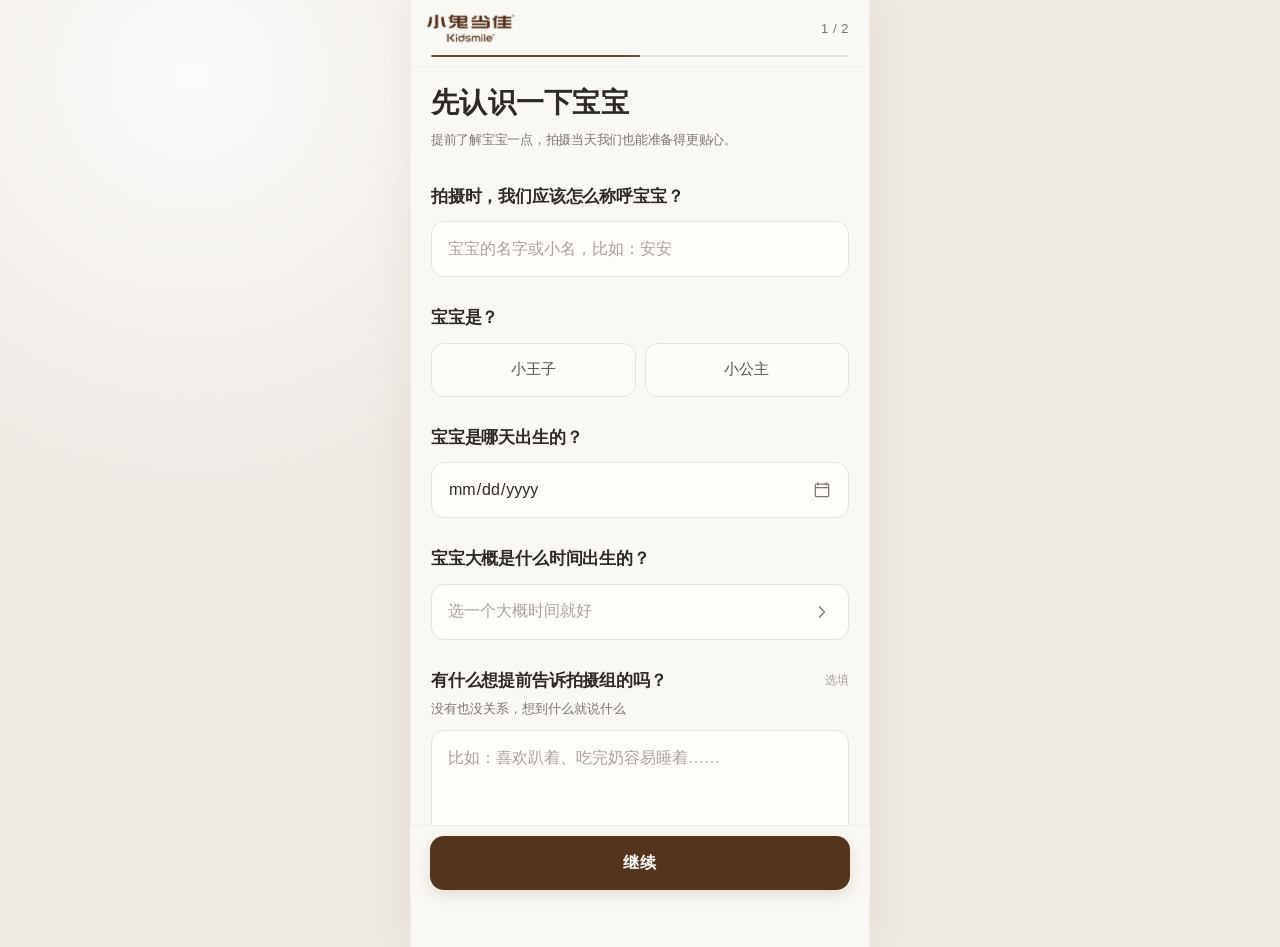
<file: baby-profile/index.html>
<!doctype html>
<html lang="zh-CN">
  <head>
    <meta charset="UTF-8" />
    <meta name="viewport" content="width=device-width, initial-scale=1, viewport-fit=cover" />
    <meta name="theme-color" content="#faf8f4" />
    <meta name="format-detection" content="telephone=no" />
    <meta name="description" content="拍摄前，先了解宝宝一点，让拍摄当天的准备更贴心。" />
    <meta property="og:type" content="website" />
    <meta property="og:title" content="Kids Smile · 先认识一下宝宝" />
    <meta property="og:description" content="拍摄前，先了解宝宝一点，让拍摄当天的准备更贴心。" />
    <meta property="og:url" content="https://maqzzzz.github.io/turingart-pickup-prototype/baby-profile/" />
    <meta property="og:image" content="https://maqzzzz.github.io/turingart-pickup-prototype/baby-profile/og.jpg" />
    <meta name="twitter:card" content="summary_large_image" />
    <meta name="twitter:title" content="Kids Smile · 先认识一下宝宝" />
    <meta name="twitter:description" content="拍摄前，先了解宝宝一点，让拍摄当天的准备更贴心。" />
    <meta name="twitter:image" content="https://maqzzzz.github.io/turingart-pickup-prototype/baby-profile/og.jpg" />
    <title>Kids Smile · 先认识一下宝宝</title>
    <link rel="stylesheet" href="./styles.css?v=20260906-copy-1" />
  </head>
  <body>
    <main class="phone-shell" id="app">
      <header class="app-header" id="appHeader">
        <div class="brand-row">
          <div class="brand-lockup">
            <button class="back-button" id="backButton" type="button" aria-label="返回上一步">
              <svg viewBox="0 0 24 24" aria-hidden="true">
                <path d="m14.5 5-7 7 7 7" />
              </svg>
            </button>
            <img class="brand-logo" id="brandLogo" src="./assets/kids-smile-logo.svg" alt="Kids Smile" />
          </div>
          <span class="header-context" id="headerContext" aria-hidden="true"></span>
          <span class="step-count" id="stepCount" aria-live="polite">1 / 2</span>
        </div>
        <div class="progress-track" id="progressTrack" aria-hidden="true">
          <span class="progress-value" id="progressValue"></span>
        </div>
      </header>

      <div class="stage" id="stage">
        <section class="step-panel is-active" id="stepOne" data-step="1" aria-labelledby="stepOneTitle">
          <div class="intro-block">
            <h1 id="stepOneTitle">先认识一下宝宝</h1>
            <p class="intro-copy">提前了解宝宝一点，拍摄当天我们也能准备得更贴心。</p>
          </div>

          <form class="questions" id="stepOneForm" novalidate>
            <section class="question" id="nameQuestion">
              <label class="question-title" id="nameQuestionTitle" for="babyName">拍摄时，我们应该怎么称呼宝宝？</label>
              <div class="field-shell">
                <input
                  id="babyName"
                  name="babyName"
                  type="text"
                  maxlength="20"
                  autocomplete="name"
                  placeholder="宝宝的名字或小名，比如：安安"
                  enterkeyhint="next"
                />
              </div>
              <p class="field-error" id="babyNameError" role="alert"></p>
            </section>

            <section class="question" id="genderQuestion">
              <span class="question-title" id="genderQuestionTitle">宝宝是？</span>
              <div class="gender-options" role="radiogroup" aria-label="宝宝性别">
                <button type="button" role="radio" aria-checked="false" data-gender="boy">
                  小王子
                </button>
                <button type="button" role="radio" aria-checked="false" data-gender="girl">
                  小公主
                </button>
              </div>
              <p class="field-error" id="babyGenderError" role="alert"></p>
            </section>

            <section class="question" id="dateQuestion">
              <label class="question-title" id="birthDateQuestionTitle" for="birthDate">宝宝是哪天出生的？</label>
              <div class="field-shell date-shell">
                <input id="birthDate" name="birthDate" type="date" />
                <svg viewBox="0 0 24 24" aria-hidden="true">
                  <path d="M7 3v3M17 3v3M4.5 9h15M5 5h14a1 1 0 0 1 1 1v13a1 1 0 0 1-1 1H5a1 1 0 0 1-1-1V6a1 1 0 0 1 1-1Z" />
                </svg>
              </div>
              <p class="days-note" id="daysNote" aria-live="polite"></p>
              <p class="field-error" id="birthDateError" role="alert"></p>
            </section>

            <section class="question" id="timeQuestion">
              <span class="question-title" id="birthTimeQuestionTitle">宝宝大概是什么时间出生的？</span>
              <button class="field-shell select-trigger" id="timeTrigger" type="button" aria-haspopup="dialog">
                <span id="timeValue">选一个大概时间就好</span>
                <svg viewBox="0 0 24 24" aria-hidden="true">
                  <path d="m9 6 6 6-6 6" />
                </svg>
              </button>
              <p class="field-error" id="birthTimeError" role="alert"></p>
            </section>

            <section class="question">
              <div class="question-heading-row">
                <label class="question-title" for="photographerNotes">有什么想提前告诉拍摄组的吗？</label>
                <span>选填</span>
              </div>
              <p class="question-help">没有也没关系，想到什么就说什么</p>
              <div class="field-shell textarea-shell">
                <textarea
                  id="photographerNotes"
                  name="photographerNotes"
                  rows="3"
                  maxlength="120"
                  placeholder="比如：喜欢趴着、吃完奶容易睡着……"
                ></textarea>
              </div>
            </section>
          </form>
        </section>

        <section class="step-panel" id="stepTwo" data-step="2" aria-labelledby="stepTwoTitle" hidden>
          <div class="intro-block">
            <h1 id="stepTwoTitle">关于宝宝的成长</h1>
            <p class="intro-copy">有些现在想说的话，以后再回来看，也许会很珍贵</p>
          </div>

          <form class="questions" id="stepTwoForm" novalidate>
            <section class="question">
              <div class="question-heading-row align-start">
                <label class="question-title message-question-title" id="messageQuestionTitle" for="messageToBaby">如果现在想对宝宝说一句话，你会说什么？</label>
              </div>
              <p class="question-help">不用想得很正式，一句话就好。</p>
              <div class="field-shell textarea-shell compact">
                <textarea
                  id="messageToBaby"
                  name="messageToBaby"
                  rows="2"
                  maxlength="80"
                  placeholder="比如：希望你一直健康快乐地长大"
                ></textarea>
              </div>
              <div class="inspiration-row" aria-label="一句话灵感">
                <button type="button" data-message="希望你一直健康快乐地长大">健康快乐</button>
                <button type="button" data-message="愿你做自己就好，自在地长大">做自己就好</button>
                <button type="button" data-message="愿你永远知道，自己一直被爱着">永远被爱</button>
                <button class="skip-message" id="skipMessage" type="button">先不写</button>
              </div>
            </section>

            <section class="question" id="feelingsQuestion">
              <span class="question-title" id="feelingsQuestionTitle">以后宝宝再看到这些照片，你最希望 TA 感受到什么？</span>
              <p class="question-help">可以多选</p>
              <div class="choice-grid" id="feelingsGrid" role="group" aria-label="照片感受，多选">
                <button type="button" data-feeling="我一出生就被认真爱着">我一出生就被认真爱着</button>
                <button type="button" data-feeling="爸爸妈妈很期待我的到来">爸爸妈妈很期待我的到来</button>
                <button type="button" data-feeling="我的家人都很爱我">我的家人都很爱我</button>
                <button type="button" data-feeling="我小时候原来这么小">我小时候原来这么小</button>
                <button type="button" data-feeling="我的到来，让家里多了很多快乐">我的到来，让家里多了很多快乐</button>
                <button type="button" data-feeling="我是带着祝福来到这个世界的">我是带着祝福来到这个世界的</button>
                <button type="button" data-feeling="我拥有一个温暖的开始">我拥有一个温暖的开始</button>
                <button type="button" data-feeling="其他感受" aria-controls="customFeelingWrap">其他感受</button>
              </div>
              <div class="field-shell custom-feeling" id="customFeelingWrap" hidden>
                <input id="customFeeling" type="text" maxlength="30" placeholder="写下你想到的感受" />
              </div>
            </section>

            <section class="question growth-question" id="growthQuestion">
              <span class="question-title" id="growthQuestionTitle">你有想过怎么记录宝宝接下来的成长变化吗？</span>
              <p class="question-help">宝宝长得很快，每个阶段都值得好好记录下来</p>
              <div class="planning-options" id="planningOptions" role="radiogroup" aria-label="成长记录想法">
                <button type="button" role="radio" aria-checked="false" data-planning="planned">
                  <span class="radio-dot" aria-hidden="true"></span>
                  <span><strong>已经想好几个想记录的阶段了</strong><small>比如满月、百天、周岁……</small></span>
                </button>
                <button type="button" role="radio" aria-checked="false" data-planning="thinking">
                  <span class="radio-dot" aria-hidden="true"></span>
                  <span><strong>有一些想法，还没具体想好</strong><small>想慢慢陪着宝宝记录下来</small></span>
                </button>
                <button type="button" role="radio" aria-checked="false" data-planning="not-yet">
                  <span class="radio-dot" aria-hidden="true"></span>
                  <span><strong>还没特别想过</strong><small>以后慢慢想也可以</small></span>
                </button>
              </div>
              <p class="field-error" id="growthPlanningError" role="alert"></p>
            </section>
          </form>
        </section>

        <section class="step-panel completion-panel" id="completion" data-step="3" aria-labelledby="completionTitle" hidden>
          <div class="completion-hero">
            <div class="success-mark" aria-hidden="true">
              <svg viewBox="0 0 32 32"><path d="m8 16.5 5.2 5.2L24.5 10" /></svg>
            </div>
            <h1 id="completionTitle">我们已经更了解宝宝一点啦</h1>
            <p>谢谢你花了一点时间，告诉我们这些关于宝宝的小事。</p>
            <p>拍摄组也会提前看到这些信息，为这次拍摄做好准备。</p>
          </div>

          <section class="summary-card" aria-label="填写摘要">
            <div class="summary-person">
              <strong id="summaryName">宝宝</strong>
              <span id="summaryAge"></span>
            </div>
            <div class="summary-divider"></div>
            <div class="summary-item" id="summaryFeelingWrap">
              <span>希望未来看到照片时感受到</span>
              <strong id="summaryFeelings">—</strong>
            </div>
            <div class="summary-item">
              <span>成长记录</span>
              <strong id="summaryPlanning">—</strong>
            </div>
          </section>

          <footer class="completion-brand">
            <img id="completionLogo" src="./assets/kids-smile-logo.svg" alt="Kids Smile" />
            <span id="brandSlogan">记录每一次长大</span>
            <button id="resetDemo" type="button">重新填写</button>
          </footer>
        </section>
      </div>

      <footer class="bottom-bar" id="bottomBar">
        <button class="primary-button" id="primaryButton" type="button">继续</button>
      </footer>

      <div class="toast" id="toast" role="status" aria-live="polite"></div>
    </main>

    <div class="sheet-layer" id="timeSheet" aria-hidden="true">
      <button class="sheet-backdrop" id="sheetBackdrop" type="button" aria-label="关闭时间选择"></button>
      <section class="bottom-sheet" role="dialog" aria-modal="true" aria-labelledby="timeSheetTitle">
        <header class="sheet-header">
          <button id="cancelTime" type="button">取消</button>
          <strong id="timeSheetTitle">出生时间</strong>
          <button id="confirmTime" type="button">完成</button>
        </header>
        <div class="picker-shell">
          <div class="picker-fade top" aria-hidden="true"></div>
          <div class="picker-highlight" aria-hidden="true"></div>
          <div class="picker-fade bottom" aria-hidden="true"></div>
          <div class="picker-options" id="timePicker" role="listbox" tabindex="0" aria-label="出生时间段"></div>
        </div>
      </section>
    </div>

    <script src="./app.js?v=20260906-copy-1"></script>
  </body>
</html>
</file>
<file: baby-profile/styles.css>
:root {
  --brand: #6a4f3d;
  --brand-deep: #53341d;
  --brand-soft: #f1e9e2;
  --paper: #faf8f4;
  --paper-strong: #fffdfa;
  --ink: #2f2925;
  --muted: #7d756f;
  --muted-light: #aaa19a;
  --line: #e8e1da;
  --danger: #a95d4c;
  --safe-bottom: env(safe-area-inset-bottom, 0px);
  --keyboard-offset: 0px;
  --radius: 16px;
  color-scheme: light;
  font-family: -apple-system, BlinkMacSystemFont, "SF Pro Text", "PingFang SC", "Hiragino Sans GB", "Microsoft YaHei", sans-serif;
}

* {
  box-sizing: border-box;
}

[hidden] {
  display: none !important;
}

html {
  min-height: 100%;
  background: #eee9e3;
}

body {
  min-height: 100%;
  margin: 0;
  color: var(--ink);
  background:
    radial-gradient(circle at 15% 8%, rgba(255, 255, 255, 0.82), transparent 31%),
    #eee9e3;
  -webkit-font-smoothing: antialiased;
  -webkit-tap-highlight-color: transparent;
}

button,
input,
textarea {
  font: inherit;
}

button {
  color: inherit;
}

button,
input,
textarea {
  touch-action: manipulation;
}

.phone-shell {
  position: relative;
  width: min(100%, 460px);
  min-height: 100dvh;
  margin: 0 auto;
  overflow-x: clip;
  background: var(--paper);
  box-shadow: 0 0 44px rgba(83, 52, 29, 0.065);
}

.app-header {
  position: sticky;
  top: 0;
  z-index: 20;
  padding: calc(9px + env(safe-area-inset-top, 0px)) 20px 9px;
  border-bottom: 1px solid rgba(106, 79, 61, 0.055);
  background: rgba(250, 248, 244, 0.92);
  backdrop-filter: blur(18px) saturate(1.08);
  -webkit-backdrop-filter: blur(18px) saturate(1.08);
}

.brand-row {
  position: relative;
  display: flex;
  min-height: 38px;
  align-items: center;
  justify-content: space-between;
  gap: 10px;
}

.brand-lockup {
  display: flex;
  min-width: 0;
  align-items: center;
  gap: 5px;
}

.brand-logo {
  display: block;
  width: 91px;
  height: 34px;
  object-fit: contain;
  object-position: left center;
  mix-blend-mode: multiply;
  transition: width 180ms ease, opacity 150ms ease;
}

.back-button {
  display: grid;
  width: 0;
  height: 38px;
  margin-left: -9px;
  padding: 0;
  place-items: center;
  overflow: hidden;
  border: 0;
  opacity: 0;
  background: transparent;
  pointer-events: none;
  transition: width 180ms ease, opacity 180ms ease;
}

.back-button.is-visible {
  width: 38px;
  opacity: 1;
  pointer-events: auto;
}

.back-button svg {
  width: 22px;
  fill: none;
  stroke: currentColor;
  stroke-linecap: round;
  stroke-linejoin: round;
  stroke-width: 1.7;
}

.step-count {
  flex: none;
  color: var(--muted);
  font-size: 13px;
  font-variant-numeric: tabular-nums;
  letter-spacing: 0.04em;
}

.header-context {
  position: absolute;
  left: 50%;
  width: max-content;
  max-width: calc(100% - 132px);
  min-width: 0;
  overflow: hidden;
  color: var(--ink);
  font-family: "Songti SC", STSong, serif;
  font-size: 16.5px;
  font-weight: 600;
  letter-spacing: 0;
  line-height: 1.2;
  opacity: 0;
  text-align: center;
  text-overflow: ellipsis;
  transform: translate(-50%, 2px);
  transition: opacity 180ms ease, transform 180ms ease, visibility 180ms;
  visibility: hidden;
  white-space: nowrap;
}

.header-context.is-visible {
  opacity: 1;
  transform: translate(-50%, 0);
  visibility: visible;
}

.progress-track {
  height: 2px;
  margin-top: 8px;
  overflow: hidden;
  border-radius: 999px;
  background: #e8e1da;
}

.progress-value {
  display: block;
  width: 50%;
  height: 100%;
  border-radius: inherit;
  background: var(--brand);
  transition: width 360ms cubic-bezier(.22, .8, .25, 1);
}

.stage {
  position: relative;
  min-height: calc(100dvh - 62px);
}

.step-panel {
  width: 100%;
  padding: 24px 20px calc(108px + var(--safe-bottom));
  opacity: 0;
  transform: translateX(14px);
}

.step-panel.is-active {
  opacity: 1;
  transform: translateX(0);
  animation: panel-in 300ms cubic-bezier(.22, .8, .25, 1) both;
}

.step-panel.from-back {
  animation-name: panel-in-back;
}

.intro-block {
  margin-bottom: 39px;
}

#stepOne {
  padding-top: 18px;
}

#stepOne .intro-block {
  margin-bottom: 33px;
}

#stepOne .intro-block > p:last-child {
  max-width: none;
  margin-top: 0;
  line-height: 1.65;
}

#stepTwo .intro-block {
  margin-bottom: 33px;
}

#stepTwo .intro-block > p:last-child {
  margin-top: 0;
  line-height: 1.65;
}

#stepOne .questions {
  gap: 28px;
}

#stepTwo .questions {
  gap: 35px;
}

.eyebrow {
  margin: 0 0 8px;
  color: var(--brand-deep);
  font-size: 12px;
  font-weight: 600;
  letter-spacing: 0.13em;
}

.intro-block h1 {
  margin: 0 0 8px;
  font-family: "Songti SC", STSong, serif;
  font-size: clamp(25px, 7vw, 28px);
  font-weight: 600;
  letter-spacing: 0.01em;
  line-height: 1.3;
}

.intro-block > p:last-child {
  margin: 0;
  color: var(--muted);
  font-size: clamp(11px, 3.2vw, 13px);
  letter-spacing: -0.02em;
  line-height: 1.7;
  white-space: nowrap;
}

.questions {
  display: grid;
  gap: 41px;
}

.question {
  min-width: 0;
  scroll-margin-top: 76px;
}

.question-title {
  display: block;
  margin: 0 0 12px;
  font-size: 17px;
  font-weight: 600;
  letter-spacing: -0.01em;
  line-height: 1.5;
  text-wrap: pretty;
}

.message-question-title {
  font-size: clamp(15px, 4.27vw, 16px);
  letter-spacing: -0.02em;
}

.question-heading-row {
  display: flex;
  align-items: center;
  justify-content: space-between;
  gap: 12px;
}

.question-heading-row.align-start {
  align-items: flex-start;
}

.question-heading-row .question-title {
  margin-bottom: 0;
}

.question-heading-row > span {
  flex: none;
  color: var(--muted-light);
  font-size: 12px;
}

.question-help,
.field-hint {
  margin: 0 0 11px;
  color: var(--muted);
  font-size: 13px;
  line-height: 1.55;
}

.question > .question-title + .question-help {
  margin-top: -6px;
}

.question-heading-row + .question-help {
  margin-top: 6px;
}

.field-shell {
  position: relative;
  display: flex;
  min-height: 56px;
  align-items: center;
  overflow: hidden;
  border: 1px solid var(--line);
  border-radius: 13px;
  background: rgba(255, 253, 250, 0.9);
  transition: border-color 160ms ease, box-shadow 160ms ease, background 160ms ease;
}

.field-shell:focus-within,
.select-trigger:focus-visible {
  border-color: var(--brand);
  background: var(--paper-strong);
  box-shadow: 0 0 0 3px color-mix(in srgb, var(--brand) 12%, transparent);
  outline: none;
}

.field-shell input,
.field-shell textarea {
  width: 100%;
  min-width: 0;
  border: 0;
  outline: 0;
  color: var(--ink);
  background: transparent;
  font-size: 16px;
}

.field-shell input {
  min-height: 54px;
  padding: 0 16px;
}

.field-shell textarea {
  min-height: 101px;
  padding: 14px 16px;
  resize: none;
  line-height: 1.65;
}

.textarea-shell.compact textarea {
  min-height: 84px;
}

::placeholder {
  color: var(--muted-light);
  opacity: 1;
}

.date-shell input {
  padding-right: 48px;
  color: var(--ink);
  appearance: none;
  -webkit-appearance: none;
}

.date-shell input::-webkit-calendar-picker-indicator {
  position: absolute;
  inset: 0;
  width: 100%;
  height: 100%;
  cursor: pointer;
  opacity: 0;
}

.date-shell > svg,
.select-trigger svg {
  position: absolute;
  right: 16px;
  width: 20px;
  fill: none;
  stroke: var(--muted);
  stroke-linecap: round;
  stroke-linejoin: round;
  stroke-width: 1.5;
  pointer-events: none;
}

.days-note {
  display: none;
  margin: 11px 0 0;
  color: var(--brand);
  font-family: "Songti SC", STSong, serif;
  font-size: 14px;
  line-height: 1.6;
}

.days-note.is-visible {
  display: block;
  animation: fade-up 220ms ease both;
}

.select-trigger {
  width: 100%;
  padding: 0 48px 0 16px;
  color: var(--muted-light);
  text-align: left;
  cursor: pointer;
}

.select-trigger.has-value {
  color: var(--ink);
}

.field-error {
  min-height: 0;
  margin: 0;
  color: var(--danger);
  font-size: 13px;
  line-height: 1.5;
}

.field-error:not(:empty) {
  margin-top: 8px;
  animation: fade-up 180ms ease both;
}

.gender-options {
  display: grid;
  grid-template-columns: 1fr 1fr;
  gap: 9px;
}

.gender-options button {
  display: flex;
  min-height: 54px;
  align-items: center;
  justify-content: center;
  gap: 8px;
  border: 1px solid var(--line);
  border-radius: 13px;
  color: #554d47;
  background: rgba(255, 253, 250, 0.78);
  font-size: 15px;
  cursor: pointer;
  transition: border-color 150ms ease, background 150ms ease, transform 100ms ease;
}

.gender-options button span {
  color: var(--muted);
  font-family: Arial, sans-serif;
  font-size: 16px;
}

.gender-options button.is-selected {
  border-color: var(--brand);
  color: var(--brand-deep);
  background: var(--brand-soft);
}

.gender-options button.is-selected span {
  color: var(--brand-deep);
}

.gender-options button:active {
  transform: scale(0.99);
}

.question.has-error .field-shell,
.question.has-error .planning-options {
  border-color: color-mix(in srgb, var(--danger) 60%, var(--line));
}

.inspiration-row {
  display: flex;
  flex-wrap: wrap;
  gap: 8px;
  margin-top: 12px;
}

.inspiration-row button {
  min-height: 36px;
  padding: 7px 12px;
  border: 1px solid var(--line);
  border-radius: 999px;
  color: #695e57;
  background: rgba(255, 253, 250, 0.72);
  font-size: 13px;
  cursor: pointer;
}

.inspiration-row .skip-message {
  border-color: transparent;
  color: var(--muted-light);
  background: transparent;
}

.inspiration-row button:active {
  transform: scale(0.98);
}

.choice-grid {
  display: flex;
  flex-wrap: wrap;
  align-items: flex-start;
  gap: 8px;
}

.choice-grid button {
  width: auto;
  max-width: 100%;
  min-height: 38px;
  padding: 6px 11px;
  border: 1px solid var(--line);
  border-radius: 12px;
  color: #554d47;
  background: rgba(255, 253, 250, 0.78);
  font-size: 13px;
  line-height: 1.35;
  text-align: center;
  white-space: nowrap;
  cursor: pointer;
  transition: border-color 150ms ease, background 150ms ease, transform 100ms ease;
}

.choice-grid button.is-selected,
.planning-options button.is-selected {
  border-color: var(--brand);
  color: var(--brand-deep);
  background: var(--brand-soft);
}

.choice-grid button:active,
.planning-options button:active {
  transform: scale(0.99);
}

.choice-grid button.is-dimmed {
  opacity: 1;
}

.gender-options button:focus-visible,
.choice-grid button:focus-visible,
.planning-options button:focus-visible,
.inspiration-row button:focus-visible {
  outline: 3px solid color-mix(in srgb, var(--brand) 18%, transparent);
  outline-offset: 1px;
}

.custom-feeling {
  margin-top: 10px;
}

.planning-options {
  display: grid;
  gap: 9px;
}

.planning-options button {
  display: grid;
  min-height: 74px;
  grid-template-columns: 20px minmax(0, 1fr);
  align-items: center;
  gap: 11px;
  padding: 13px 14px;
  border: 1px solid var(--line);
  border-radius: 14px;
  background: rgba(255, 253, 250, 0.78);
  text-align: left;
  cursor: pointer;
  transition: border-color 150ms ease, background 150ms ease, transform 100ms ease;
}

.planning-options strong,
.planning-options small {
  display: block;
}

.planning-options strong {
  font-size: 14px;
  font-weight: 600;
  line-height: 1.45;
}

.planning-options small {
  margin-top: 3px;
  color: var(--muted);
  font-size: 12px;
  line-height: 1.45;
}

.radio-dot {
  position: relative;
  display: block;
  width: 18px;
  height: 18px;
  border: 1.5px solid #b9aea6;
  border-radius: 50%;
  background: var(--paper-strong);
}

.is-selected .radio-dot {
  border-color: var(--brand);
}

.is-selected .radio-dot::after {
  position: absolute;
  inset: 4px;
  border-radius: 50%;
  background: var(--brand);
  content: "";
}

.growth-context {
  margin: -3px 0 14px;
  padding-left: 12px;
  border-left: 2px solid color-mix(in srgb, var(--brand) 55%, transparent);
  color: #6f7269;
  font-size: 13px;
  line-height: 1.7;
}

.bottom-bar {
  position: fixed;
  z-index: 30;
  right: 0;
  bottom: var(--keyboard-offset);
  left: 50%;
  width: min(100%, 460px);
  padding: 10px 20px calc(10px + var(--safe-bottom));
  border-top: 1px solid rgba(106, 79, 61, 0.07);
  background: rgba(250, 248, 244, 0.93);
  backdrop-filter: blur(18px) saturate(1.08);
  -webkit-backdrop-filter: blur(18px) saturate(1.08);
  transform: translateX(-50%);
}

.primary-button {
  width: 100%;
  min-height: 54px;
  border: 0;
  border-radius: 14px;
  color: #fff;
  background: var(--brand-deep);
  box-shadow: 0 5px 15px color-mix(in srgb, var(--brand-deep) 15%, transparent);
  font-size: 16px;
  font-weight: 600;
  letter-spacing: 0.04em;
  cursor: pointer;
  transition: transform 100ms ease, opacity 160ms ease, background 160ms ease;
}

.primary-button:active {
  transform: scale(0.99);
}

.primary-button:disabled {
  box-shadow: none;
  cursor: default;
  opacity: 0.62;
}

.sheet-layer {
  position: fixed;
  z-index: 100;
  inset: 0;
  display: flex;
  visibility: hidden;
  align-items: flex-end;
  justify-content: center;
  opacity: 0;
  transition: visibility 250ms, opacity 250ms ease;
}

.sheet-layer.is-open {
  visibility: visible;
  opacity: 1;
}

.sheet-backdrop {
  position: absolute;
  inset: 0;
  width: 100%;
  border: 0;
  background: rgba(27, 26, 23, 0.34);
  cursor: pointer;
}

.bottom-sheet {
  position: relative;
  width: min(100%, 460px);
  padding-bottom: calc(14px + var(--safe-bottom));
  border-radius: 22px 22px 0 0;
  background: #fbf9f5;
  box-shadow: 0 -18px 55px rgba(31, 28, 23, 0.17);
  transform: translateY(102%);
  transition: transform 320ms cubic-bezier(.24, .8, .25, 1);
}

.sheet-layer.is-open .bottom-sheet {
  transform: translateY(0);
}

.bottom-sheet::before {
  display: block;
  width: 34px;
  height: 4px;
  margin: 8px auto 2px;
  border-radius: 999px;
  background: #d5d1ca;
  content: "";
}

.sheet-header {
  display: grid;
  min-height: 50px;
  grid-template-columns: 70px 1fr 70px;
  align-items: center;
  padding: 0 10px;
  border-bottom: 1px solid #ebe6de;
}

.sheet-header strong {
  font-size: 15px;
  text-align: center;
}

.sheet-header button {
  min-height: 44px;
  border: 0;
  color: var(--muted);
  background: transparent;
  font-size: 15px;
  cursor: pointer;
}

.sheet-header button:first-child {
  text-align: left;
}

.sheet-header button:last-child {
  color: var(--brand-deep);
  font-weight: 600;
  text-align: right;
}

.picker-shell {
  position: relative;
  height: 244px;
  overflow: hidden;
}

.picker-options {
  position: absolute;
  z-index: 2;
  inset: 0;
  overflow-y: auto;
  padding: 97px 0;
  outline: none;
  overscroll-behavior: contain;
  scrollbar-width: none;
  scroll-snap-type: y mandatory;
  -webkit-overflow-scrolling: touch;
}

.picker-options::-webkit-scrollbar {
  display: none;
}

.picker-option {
  display: flex;
  height: 50px;
  align-items: center;
  justify-content: center;
  border: 0;
  color: #8e8b84;
  background: transparent;
  font-size: 18px;
  font-variant-numeric: tabular-nums;
  letter-spacing: 0.02em;
  scroll-snap-align: center;
  cursor: pointer;
  transition: color 120ms ease, font-size 120ms ease, opacity 120ms ease;
}

.picker-option > span {
  width: 136px;
  text-align: left;
}

.picker-option.is-selected {
  color: var(--ink);
  font-size: 20px;
  font-weight: 500;
}

.picker-highlight {
  position: absolute;
  z-index: 1;
  top: 97px;
  right: 20px;
  left: 20px;
  height: 50px;
  border-top: 1px solid #ddd8cf;
  border-bottom: 1px solid #ddd8cf;
  border-radius: 8px;
  background: rgba(233, 230, 223, 0.52);
}

.picker-fade {
  position: absolute;
  z-index: 3;
  right: 0;
  left: 0;
  height: 83px;
  pointer-events: none;
}

.picker-fade.top {
  top: 0;
  background: linear-gradient(#fbf9f5 15%, rgba(251, 249, 245, 0));
}

.picker-fade.bottom {
  bottom: 0;
  background: linear-gradient(rgba(251, 249, 245, 0), #fbf9f5 85%);
}

.sheet-help {
  margin: -1px 0 0;
  color: var(--muted-light);
  font-size: 12px;
  text-align: center;
}

body.sheet-open {
  overflow: hidden;
}

.completion-panel {
  display: flex;
  min-height: calc(100dvh - 62px);
  flex-direction: column;
  padding-top: 44px;
}

.completion-hero {
  text-align: center;
}

.success-mark {
  display: grid;
  width: 60px;
  height: 60px;
  margin: 0 auto 23px;
  place-items: center;
  border-radius: 50%;
  color: var(--brand-deep);
  background: var(--brand-soft);
}

.success-mark svg {
  width: 31px;
  fill: none;
  stroke: currentColor;
  stroke-linecap: round;
  stroke-linejoin: round;
  stroke-width: 2;
}

.completion-hero h1 {
  margin: 0 0 15px;
  font-family: "Songti SC", STSong, serif;
  font-size: 25px;
  font-weight: 600;
  line-height: 1.45;
}

.completion-hero p {
  margin: 0;
  color: var(--muted);
  font-size: 14px;
  line-height: 1.8;
}

.completion-hero p + p {
  margin-top: 10px;
}

.summary-card {
  margin-top: 34px;
  padding: 20px;
  border: 1px solid var(--line);
  border-radius: 18px;
  background: rgba(255, 253, 249, 0.74);
}

.summary-person {
  display: flex;
  align-items: baseline;
  justify-content: space-between;
  gap: 14px;
}

.summary-person strong {
  font-family: "Songti SC", STSong, serif;
  font-size: 23px;
}

.summary-person span {
  color: var(--brand-deep);
  font-size: 13px;
}

.summary-divider {
  height: 1px;
  margin: 17px 0;
  background: var(--line);
}

.summary-item + .summary-item {
  margin-top: 17px;
}

.summary-item span,
.summary-item strong {
  display: block;
}

.summary-item span {
  margin-bottom: 5px;
  color: var(--muted-light);
  font-size: 12px;
}

.summary-item strong {
  font-size: 14px;
  font-weight: 500;
  line-height: 1.6;
}

.completion-brand {
  display: flex;
  margin-top: auto;
  padding-top: 42px;
  flex-direction: column;
  align-items: center;
  color: var(--muted-light);
}

.completion-brand img {
  width: 83px;
  height: 30px;
  object-fit: contain;
  mix-blend-mode: multiply;
}

.completion-brand span {
  margin-top: 4px;
  font-size: 11px;
  letter-spacing: 0.12em;
}

.completion-brand button {
  margin-top: 14px;
  padding: 6px 10px;
  border: 0;
  color: var(--muted-light);
  background: transparent;
  font-size: 12px;
  text-decoration: underline;
  text-underline-offset: 3px;
  cursor: pointer;
}

.toast {
  position: fixed;
  z-index: 150;
  bottom: calc(84px + var(--safe-bottom) + var(--keyboard-offset));
  left: 50%;
  max-width: calc(100% - 48px);
  padding: 10px 15px;
  border-radius: 999px;
  color: #fff;
  background: rgba(38, 37, 33, 0.9);
  box-shadow: 0 8px 28px rgba(30, 27, 22, 0.17);
  font-size: 13px;
  opacity: 0;
  pointer-events: none;
  transform: translate(-50%, 8px);
  transition: opacity 180ms ease, transform 180ms ease;
}

.toast.is-visible {
  opacity: 1;
  transform: translate(-50%, 0);
}

@keyframes panel-in {
  from { opacity: 0; transform: translateX(14px); }
  to { opacity: 1; transform: translateX(0); }
}

@keyframes panel-in-back {
  from { opacity: 0; transform: translateX(-14px); }
  to { opacity: 1; transform: translateX(0); }
}

@keyframes fade-up {
  from { opacity: 0; transform: translateY(4px); }
  to { opacity: 1; transform: translateY(0); }
}

@media (max-width: 374px) {
  .app-header,
  .step-panel,
  .bottom-bar {
    padding-right: 16px;
    padding-left: 16px;
  }

  .brand-logo {
    width: 75px;
  }

  .header-context {
    max-width: calc(100% - 112px);
    font-size: 15.5px;
  }

  .choice-grid {
    gap: 7px;
  }

  .intro-block {
    margin-bottom: 34px;
  }

  .questions {
    gap: 36px;
  }
}

@media (max-width: 420px) {
  .app-header.has-context .back-button.is-visible + .brand-logo {
    width: 64px;
    opacity: 1;
  }
}

@media (max-width: 374px) {
  .app-header.has-context .back-button.is-visible + .brand-logo {
    width: 52px;
  }
}

@media (min-width: 461px) {
  .phone-shell {
    border-right: 1px solid rgba(80, 72, 61, 0.07);
    border-left: 1px solid rgba(80, 72, 61, 0.07);
  }
}

@media (prefers-reduced-motion: reduce) {
  *,
  *::before,
  *::after {
    scroll-behavior: auto !important;
    animation-duration: 0.01ms !important;
    animation-iteration-count: 1 !important;
    transition-duration: 0.01ms !important;
  }
}
</file>
